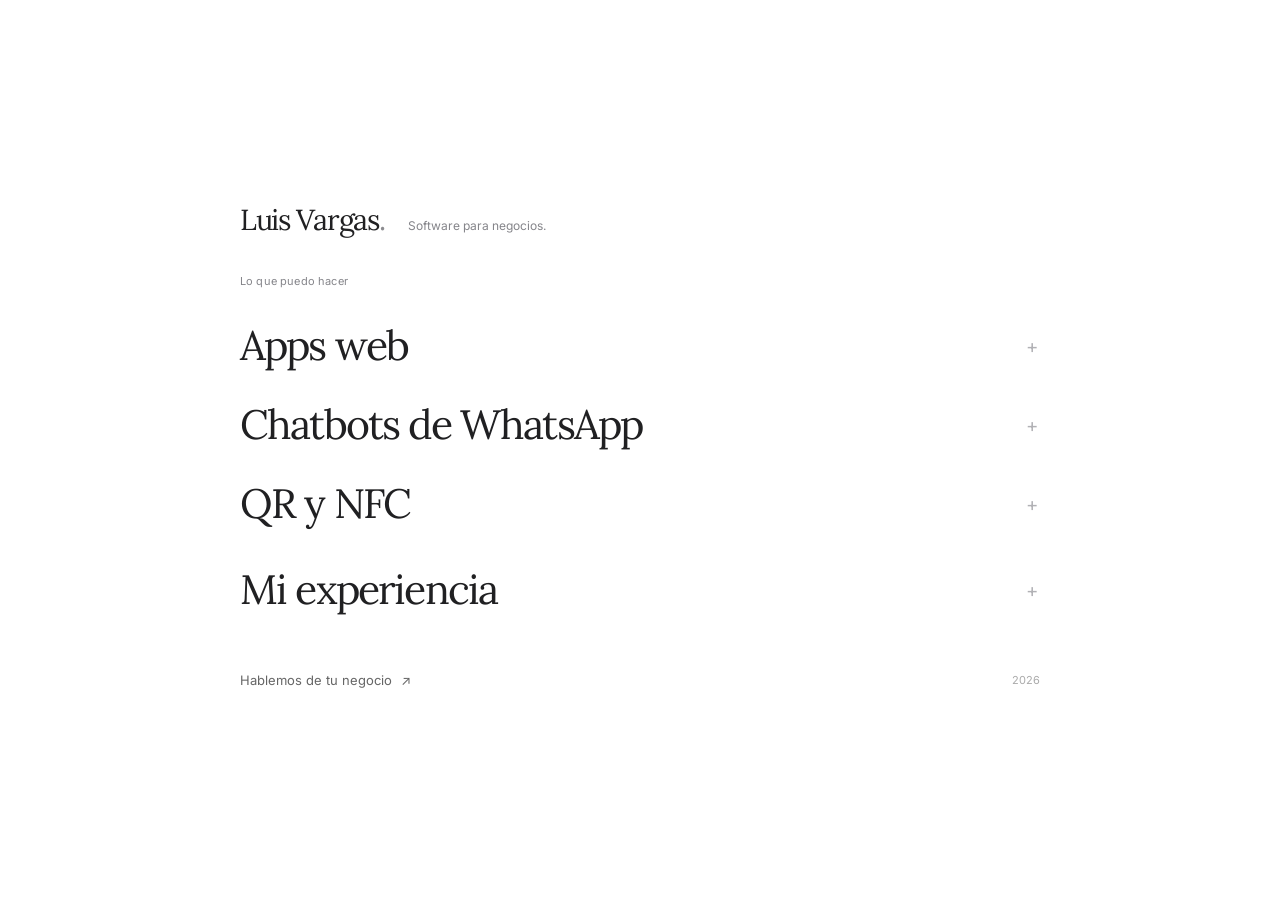
<file: index.html>
<!doctype html>
<html lang="es-MX">
<head>
<meta charset="utf-8"><meta name="viewport" content="width=device-width,initial-scale=1"><meta name="theme-color" content="#ffffff">
<title>Luis Vargas — Software para negocios</title>
<meta name="description" content="Apps web, chatbots de WhatsApp y soluciones QR/NFC para negocios. Proyectos pequeños con un alcance claro.">
<link rel="icon" href="assets/monogram.svg" type="image/svg+xml">
<link rel="preconnect" href="https://fonts.googleapis.com"><link rel="preconnect" href="https://fonts.gstatic.com" crossorigin>
<link href="https://fonts.googleapis.com/css2?family=Inter:wght@400;500&family=Lora:wght@400;500&display=swap" rel="stylesheet">
<link rel="stylesheet" href="assets/minimal.css"><script src="assets/minimal.js" defer></script>
</head>
<body>
<a class="skip" href="#inicio">Saltar al contenido</a>
<main class="scene" id="inicio" tabindex="-1">
 <div class="center-space">
  <div class="composition">
   <header class="identity"><h1>Luis Vargas<span>.</span></h1><p>Software para negocios.</p></header>
   <div class="deck">
   <section aria-labelledby="oferta-title" class="offerings">
    <h2 id="oferta-title">Lo que puedo hacer</h2>
    <details class="entry" id="apps-web">
     <summary><span class="label">Apps web</span><span class="indicator" aria-hidden="true">+</span></summary>
     <div class="detail-content"><p>Si hoy llevas tus reservas, solicitudes o cotizaciones a mano, puedo ayudarte a organizarlas con una app web sencilla.</p><p class="small-note">Empezamos por una necesidad concreta. Acordamos el alcance, el precio y la entrega antes de empezar.</p></div>
    </details>
    <details class="entry" id="whatsapp">
     <summary><span class="label">Chatbots de WhatsApp</span><span class="indicator" aria-hidden="true">+</span></summary>
     <div class="detail-content"><p>Resuelve preguntas repetidas. Un asistente para informar sobre tu negocio, recoger solicitudes y pasar la conversación a tu equipo.</p><p class="small-note">Empezamos con un flujo sencillo. El uso de WhatsApp y otros servicios se cotiza por separado.</p></div>
    </details>
    <details class="entry" id="qr-nfc">
     <summary><span class="label">QR y NFC</span><span class="indicator" aria-hidden="true">+</span></summary>
     <div class="detail-content"><p>Tu negocio, a un toque. Menús, catálogos y tarjetas digitales que se abren desde un QR o una etiqueta NFC.</p><p class="small-note">Podemos empezar solo con QR. Las etiquetas físicas son opcionales y se cotizan aparte.</p></div>
    </details>
   </section>
   <details class="experience-group" id="experiencia">
    <summary><span class="label">Mi experiencia</span><span class="indicator" aria-hidden="true">+</span></summary>
    <div class="detail-content">
     <p class="experience-intro">Soy ingeniero de software recién egresado. He trabajado en proyectos reales y en equipo. Me gusta entender cómo trabajas y desarrollar algo que te resulte útil.</p>
     <details class="entry" id="bliscan"><summary><span class="label">Bliscan</span><span class="indicator" aria-hidden="true">+</span></summary><div class="detail-content"><p>Proyecto en equipo de inspección visual de blísteres. Esta versión web permite probar el modelo con una imagen y ver las cavidades que identifica como llenas o vacías.</p><a class="text-link project-link" href="proyectos/bliscan/">Probar Bliscan <span aria-hidden="true">↗</span></a><p class="small-note">Puedes usar una imagen de ejemplo. El primer análisis descarga el modelo (52 MB); la inspección se ejecuta en tu navegador.</p></div></details>
     <details class="entry"><summary><span class="label">CETYS</span><span class="indicator" aria-hidden="true">+</span></summary><div class="detail-content"><p>Backend y apoyo en frontend. Colaboré en el sistema de reservas de cubículos de la biblioteca, de mayo de 2024 a noviembre de 2025.</p></div></details>
     <details class="entry"><summary><span class="label">Khaos Performance Gym</span><span class="indicator" aria-hidden="true">+</span></summary><div class="detail-content"><p>Desarrollo frontend en equipo para una aplicación de negocio. El proyecto es privado.</p></div></details>
     <details class="entry"><summary><span class="label">Machining Network</span><span class="indicator" aria-hidden="true">+</span></summary><div class="detail-content"><p>Prácticas en visión artificial. Trabajo relacionado con inspección visual.</p></div></details>
     <a class="text-link" href="https://www.linkedin.com/in/luisvvargas/" target="_blank" rel="noopener noreferrer">Más en LinkedIn <span aria-hidden="true">↗</span><span class="sr-only"> (abre otra pestaña)</span></a>
    </div>
   </details>
   </div>
   <footer><a href="mailto:luisvargas.swe@gmail.com?subject=Hablemos%20de%20mi%20proyecto" aria-label="Hablemos: enviar correo a luisvargas.swe@gmail.com">Hablemos de tu negocio <span aria-hidden="true">↗</span></a><span>2026</span></footer>
  </div>
 </div>
</main>
</body>
</html>
</file>
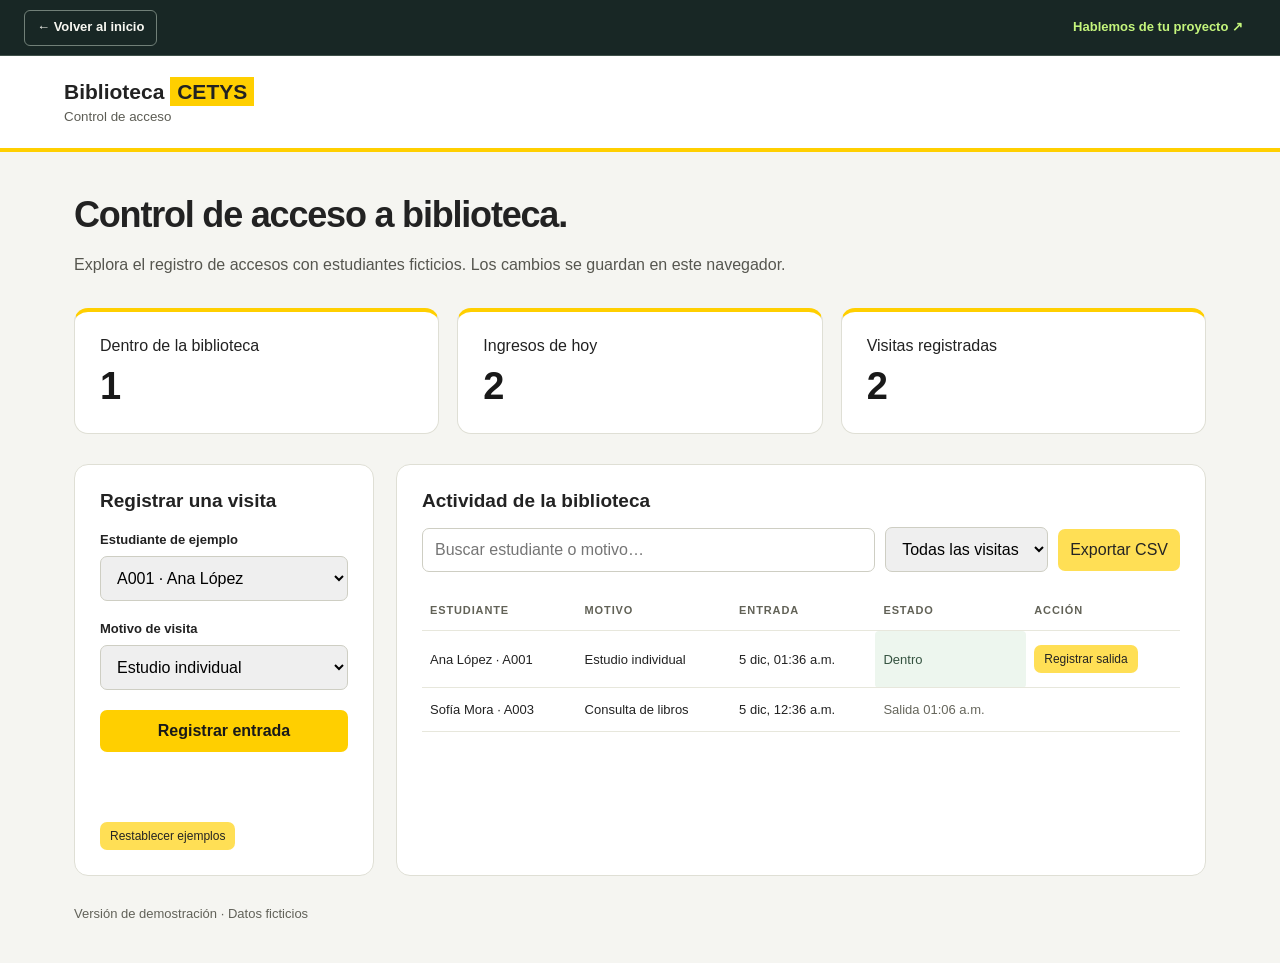
<file: proyectos/biblioteca/index.html>
<!doctype html><html lang="es"><meta charset="utf-8"><meta name="viewport" content="width=device-width,initial-scale=1"><title>Biblioteca CETYS · Control de acceso</title><style>
:root{font-family:Inter,Arial,sans-serif;color:#222222;background:#f5f5f1}*{box-sizing:border-box}body{margin:0}header{padding:24px 5%;background:#fff;border-bottom:1px solid #dfdfd5;display:flex;justify-content:space-between;gap:18px;align-items:center}a{color:#292929}header b{font-size:21px}header small{display:block;color:#5c5c54;margin-top:5px}main{max-width:1180px;margin:42px auto;padding:0 24px}h1{font-size:36px;letter-spacing:-1.2px;margin:0 0 10px}p{color:#56564f;line-height:1.6}.metrics{display:grid;grid-template-columns:repeat(3,1fr);gap:18px;margin:30px 0}.metric,section{background:#fff;border:1px solid #dfdfd5;border-radius:14px;padding:25px}.metric strong{display:block;font-size:38px;margin-top:10px;color:#191919}.workspace{display:grid;grid-template-columns:300px 1fr;gap:22px}section{min-width:0}h2{font-size:19px;margin-top:0}label{display:block;font-size:13px;font-weight:bold;margin:20px 0 9px}input,select,button{font:inherit;border:1px solid #cecec3;border-radius:7px;padding:12px;max-width:100%}input,select{width:100%}button{cursor:pointer;background:#202020;color:white;border:0}button:hover{background:#3d3d37}button:focus-visible,a:focus-visible,input:focus-visible,select:focus-visible{outline:3px solid #b88900;outline-offset:3px}.primary{width:100%;margin-top:20px}.toolbar{display:flex;gap:10px;align-items:center;flex-wrap:wrap;margin-bottom:18px}.toolbar input{flex:1;min-width:130px}.light{background:#ffdf55;color:#242424}.table-wrap{overflow:auto}table{width:100%;border-collapse:collapse;font-size:13px;white-space:nowrap}th,td{text-align:left;padding:14px 8px;border-bottom:1px solid #e7e7dc}th{font-size:11px;text-transform:uppercase;letter-spacing:.08em;color:#626257}.tag{color:#426b54;background:#edf6ee;padding:5px 8px;border-radius:4px}.muted{color:#66665c}.small{padding:7px 10px;font-size:12px}#feedback{min-height:42px;font-size:14px}footer{margin:30px 0;font-size:13px;color:#626259;display:flex;gap:20px;flex-wrap:wrap}@media(max-width:750px){.workspace{grid-template-columns:1fr}.metrics{gap:8px}.metric{padding:16px;font-size:12px}.metric strong{font-size:28px}header{align-items:start;font-size:12px}main{padding:0 16px;margin:26px auto}h1{font-size:28px}section{padding:18px}}
header{border-bottom:4px solid #ffcf00}.metric{border-top:4px solid #ffcf00}.primary{background:#ffcf00;color:#191919;font-weight:700}.primary:hover,.light:hover{background:#e9bc00;color:#191919}header b span{background:#ffcf00;padding:3px 7px} .tag{color:#355340;background:#edf6ee}</style><style data-lv-navigation> body{padding-top:56px!important}.lv-project-nav{position:fixed;left:0;top:0;z-index:10000;display:flex;align-items:center;justify-content:space-between;gap:12px;width:100%;min-height:56px;padding:8px 24px;box-sizing:border-box;background:#182725;color:#f7f7f1;border-bottom:1px solid #40514a;font:600 13px/1.4 Arial,sans-serif;letter-spacing:0;text-transform:none}.lv-project-nav a{position:relative;display:inline-flex;align-items:center;min-height:36px;padding:7px 12px;border:1px solid #718078;border-radius:6px;background:transparent;color:#f7f7f1;text-decoration:none;font:inherit;white-space:nowrap}.lv-project-nav a:hover{background:#344a3e}.lv-project-nav a:focus-visible{outline:3px solid #c4f57c;outline-offset:2px}.lv-project-nav .lv-contact{border-color:transparent;color:#c4f57c}@media(max-width:480px){.lv-project-nav{padding:8px 12px;gap:6px;font-size:12px}.lv-project-nav a{padding:7px 9px}} </style><body><div class="lv-project-nav" role="navigation" aria-label="Luis Vargas, servicios"><a href="https://luisvvargas-swe.github.io/" aria-label="Volver al inicio de Luis Vargas"><span aria-hidden="true">←&nbsp;</span> Volver al inicio</a><a class="lv-contact" href="https://luisvvargas-swe.github.io/#contacto">Hablemos de tu proyecto ↗</a></div><header><div><b>Biblioteca <span style="color:#222222">CETYS</span></b><small>Control de acceso</small></div></header><main><h1>Control de acceso a biblioteca.</h1><p>Explora el registro de accesos con estudiantes ficticios. Los cambios se guardan en este navegador.</p><div class="metrics"><div class="metric">Dentro de la biblioteca<strong id="inside">0</strong></div><div class="metric">Ingresos de hoy<strong id="today">0</strong></div><div class="metric">Visitas registradas<strong id="total">0</strong></div></div><div class="workspace"><section><h2>Registrar una visita</h2><form id="entry"><label for="student">Estudiante de ejemplo</label><select id="student"><option value="A001">A001 · Ana López</option><option value="A002">A002 · Diego Ruiz</option><option value="A003">A003 · Sofía Mora</option><option value="A004">A004 · Mateo Díaz</option></select><label for="purpose">Motivo de visita</label><select id="purpose"><option>Estudio individual</option><option>Trabajo en equipo</option><option>Consulta de libros</option></select><button class="primary">Registrar entrada</button></form><p id="feedback" role="status" aria-live="polite"></p><button id="reset" class="light small">Restablecer ejemplos</button></section><section><h2>Actividad de la biblioteca</h2><div class="toolbar"><input id="search" aria-label="Buscar estudiante o motivo" placeholder="Buscar estudiante o motivo…"><select id="filter" aria-label="Filtrar estado" style="width:auto"><option value="all">Todas las visitas</option><option value="active">Dentro</option><option value="closed">Finalizadas</option></select><button id="export" class="light">Exportar CSV</button></div><div class="table-wrap"><table><thead><tr><th>Estudiante</th><th>Motivo</th><th>Entrada</th><th>Estado</th><th>Acción</th></tr></thead><tbody id="rows"></tbody></table></div><p id="empty" hidden>Sin visitas que coincidan con la búsqueda.</p></section></div><footer><span>Versión de demostración · Datos ficticios</span></footer></main><script>
const students={A001:'Ana López',A002:'Diego Ruiz',A003:'Sofía Mora',A004:'Mateo Díaz'};
const key='cetys-library-demo-v1';
const $=id=>document.getElementById(id);
function initialVisits(){const now=Date.now();return[{id:crypto.randomUUID(),student:'A001',purpose:'Estudio individual',entry:now-3600000,exit:null},{id:crypto.randomUUID(),student:'A003',purpose:'Consulta de libros',entry:now-7200000,exit:now-5400000}]}
let visits;
try{const stored=JSON.parse(localStorage.getItem(key));visits=Array.isArray(stored)?stored.filter(v=>v&&students[v.student]&&typeof v.id==='string'&&typeof v.purpose==='string'&&Number.isFinite(v.entry)&&(v.exit===null||Number.isFinite(v.exit))):initialVisits()}catch{visits=initialVisits()}
function save(){try{localStorage.setItem(key,JSON.stringify(visits))}catch{$('feedback').textContent='El navegador no permite guardar. Los cambios durarán esta sesión.'}}
function cell(row,text){const td=document.createElement('td');td.textContent=text;row.append(td);return td}
function render(){const query=$('search').value.toLowerCase();const filter=$('filter').value;const visible=visits.filter(v=>(students[v.student]+' '+v.student+' '+v.purpose).toLowerCase().includes(query)&&(filter==='all'||(filter==='active'?v.exit===null:v.exit!==null)));$('rows').replaceChildren();for(const v of visible){const tr=document.createElement('tr');cell(tr,students[v.student]+' · '+v.student);cell(tr,v.purpose);cell(tr,new Date(v.entry).toLocaleString('es-MX',{month:'short',day:'numeric',hour:'2-digit',minute:'2-digit'}));const state=cell(tr,v.exit===null?'Dentro':'Salida '+new Date(v.exit).toLocaleTimeString('es-MX',{hour:'2-digit',minute:'2-digit'}));state.className=v.exit===null?'tag':'muted';const action=cell(tr,'');if(v.exit===null){const b=document.createElement('button');b.className='small light';b.textContent='Registrar salida';b.onclick=()=>{v.exit=Date.now();$('feedback').textContent='Salida registrada para '+students[v.student];save();render()};action.append(b)}$('rows').append(tr)}$('empty').hidden=visible.length>0;$('inside').textContent=visits.filter(v=>v.exit===null).length;$('today').textContent=visits.filter(v=>new Date(v.entry).toDateString()===new Date().toDateString()).length;$('total').textContent=visits.length}
$('entry').onsubmit=e=>{e.preventDefault();const student=$('student').value;if(visits.some(v=>v.student===student&&v.exit===null)){$('feedback').textContent='Este estudiante ya tiene una visita abierta.';return}visits.unshift({id:crypto.randomUUID(),student,purpose:$('purpose').value,entry:Date.now(),exit:null});$('feedback').textContent='Entrada registrada para '+students[student];save();render()};$('search').oninput=render;$('filter').onchange=render;
$('reset').onclick=()=>{if(confirm('¿Restablecer las visitas de ejemplo y borrar los cambios de esta demo?')){visits=initialVisits();save();render();$('feedback').textContent='Ejemplos restablecidos.'}};
$('export').onclick=()=>{const quote=x=>'"'+String(x).replaceAll('"','""')+'"';const rows=[['Matrícula','Estudiante','Motivo','Entrada','Salida'],...visits.map(v=>[v.student,students[v.student],v.purpose,new Date(v.entry).toISOString(),v.exit===null?'':new Date(v.exit).toISOString()])];const blob=new Blob(['\ufeff'+rows.map(r=>r.map(quote).join(',')).join('\r\n')],{type:'text/csv;charset=utf-8'});const url=URL.createObjectURL(blob);const a=document.createElement('a');a.href=url;a.download='visitas-demo.csv';a.click();setTimeout(()=>URL.revokeObjectURL(url),1000)};render();
</script></html>
</file>
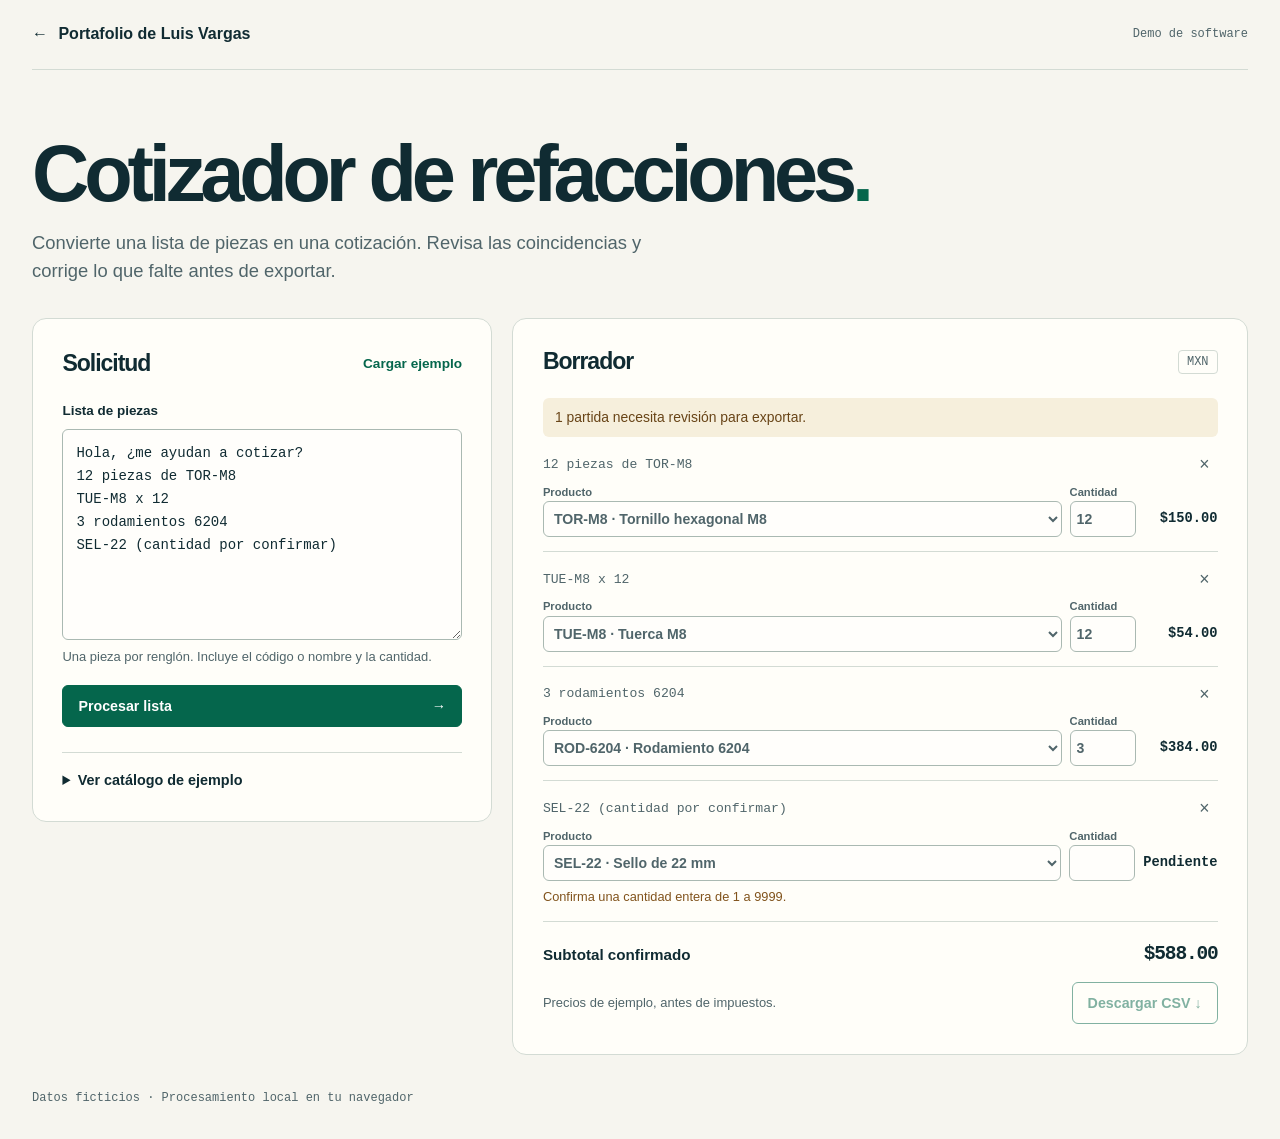
<file: proyectos/cotizador/index.html>
<!doctype html>
<html lang="es-MX">
<head>
  <meta charset="utf-8">
  <meta name="viewport" content="width=device-width, initial-scale=1">
  <meta name="description" content="Convierte una solicitud de refacciones en un borrador de cotización. Demo local con catálogo de ejemplo.">
  <meta name="theme-color" content="#f6f5ef">
  <title>Cotizador de refacciones · Luis Vargas</title>
  <link rel="stylesheet" href="estilos.css">
  <script defer src="cotizador.js"></script>
  <script defer src="interfaz.js"></script>
<link rel="canonical" href="https://luisvvargas-swe.github.io/cotizador-de-refacciones/">
</head>
<body>
<script>
  if (location.hostname === 'luisvvargas-swe.github.io') {
    location.replace('https://luisvvargas-swe.github.io/cotizador-de-refacciones/' + location.search + location.hash);
  }
</script>
<noscript><p><a href="https://luisvvargas-swe.github.io/cotizador-de-refacciones/">Abrir la aplicación actualizada</a></p></noscript>
  <div class="shell">
    <header class="top">
      <a class="back" href="../../index.html#proyectos"><span aria-hidden="true">←</span> Portafolio de Luis Vargas</a>
      <span class="byline">Demo de software</span>
    </header>
    <main>
      <div class="intro">
        <h1>Cotizador de refacciones<span>.</span></h1>
        <p>Convierte una lista de piezas en una cotización. Revisa las coincidencias y corrige lo que falte antes de exportar.</p>
      </div>
      <div class="layout">
        <section class="input-panel card" aria-labelledby="request-heading">
          <div class="panel-head"><h2 id="request-heading">Solicitud</h2><button id="ejemplo" type="button" class="text-button">Cargar ejemplo</button></div>
          <label for="solicitud">Lista de piezas</label>
          <textarea id="solicitud" rows="8" spellcheck="false" maxlength="16000" aria-describedby="input-help"></textarea>
          <p id="input-help" class="hint">Una pieza por renglón. Incluye el código o nombre y la cantidad.</p>
          <button id="procesar" type="button" class="primary">Procesar lista <span aria-hidden="true">→</span></button>
          <details>
            <summary>Ver catálogo de ejemplo</summary>
            <ul id="catalogo" class="catalog"></ul>
          </details>
        </section>
        <section class="output-panel card" aria-labelledby="draft-heading">
          <div class="panel-head"><h2 id="draft-heading">Borrador</h2><span class="currency">MXN</span></div>
          <p id="estado" class="status" role="status" aria-live="polite" aria-atomic="true"></p>
          <ul id="partidas" class="lines" aria-label="Partidas de la cotización"></ul>
          <div class="sum"><span>Subtotal confirmado</span><strong id="total">$0.00</strong></div>
          <div class="export-row"><p class="hint">Precios de ejemplo, antes de impuestos.</p><button id="descargar" type="button" class="secondary">Descargar CSV <span aria-hidden="true">↓</span></button></div>
        </section>
      </div>
      <noscript><p>Activa JavaScript en tu navegador para procesar la lista de piezas.</p></noscript>
    </main>
    <footer>Datos ficticios · Procesamiento local en tu navegador</footer>
  </div>
</body>
</html>
</file>
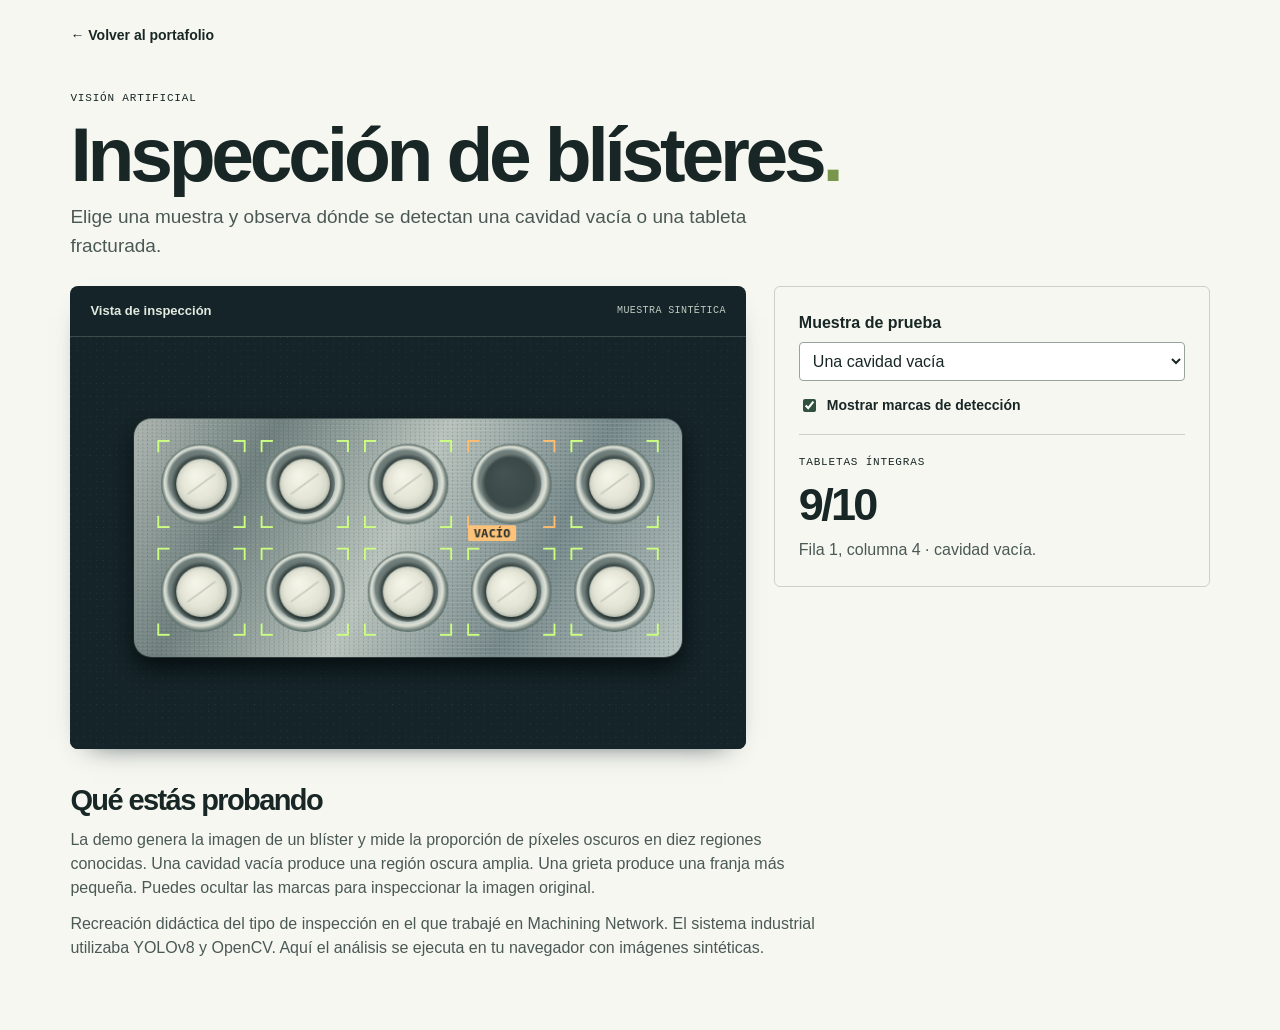
<file: proyectos/inspeccion/index.html>
<!doctype html>
<html lang="es"><head><meta charset="utf-8"><meta name="viewport" content="width=device-width, initial-scale=1"><meta name="theme-color" content="#f8f7f1"><title>Inspección de blísteres · Luis Vargas</title><link rel="stylesheet" href="../../assets/site.css"><script src="../../assets/inspeccion.js" defer></script><link rel="canonical" href="https://luisvvargas-swe.github.io/inspeccion-de-blisteres/">
</head>
<body class="labpage">
<script>
  if (location.hostname === 'luisvvargas-swe.github.io') {
    location.replace('https://luisvvargas-swe.github.io/inspeccion-de-blisteres/' + location.search + location.hash);
  }
</script>
<noscript><p><a href="https://luisvvargas-swe.github.io/inspeccion-de-blisteres/">Abrir la aplicación actualizada</a></p></noscript><main class="shell"><a class="back" href="../../index.html#proyectos">← Volver al portafolio</a><p class="section-label">Visión artificial</p><h1>Inspección de blísteres<span>.</span></h1><p class="intro">Elige una muestra y observa dónde se detectan una cavidad vacía o una tableta fracturada.</p>
<section data-lab class="labgrid" aria-label="Laboratorio de inspección"><div class="instrument"><div class="instrument-head"><span>Vista de inspección</span><span>MUESTRA SINTÉTICA</span></div><canvas data-blister role="img" width="720" height="440"></canvas></div>
<div class="labcontrol"><label for="scenario">Muestra de prueba</label><select id="scenario"><option value="faltante">Una cavidad vacía</option><option value="mixta">Cavidad vacía y fractura</option><option value="completa">Blíster completo</option></select><label class="check"><input type="checkbox" checked> Mostrar marcas de detección</label><div class="labresult" aria-live="polite"><span class="section-label">Tabletas íntegras</span><strong data-count></strong><p data-faults></p></div></div></section>
<section class="method"><h2>Qué estás probando</h2><p>La demo genera la imagen de un blíster y mide la proporción de píxeles oscuros en diez regiones conocidas. Una cavidad vacía produce una región oscura amplia. Una grieta produce una franja más pequeña. Puedes ocultar las marcas para inspeccionar la imagen original.</p><p>Recreación didáctica del tipo de inspección en el que trabajé en Machining Network. El sistema industrial utilizaba YOLOv8 y OpenCV. Aquí el análisis se ejecuta en tu navegador con imágenes sintéticas.</p></section></main></body></html>
</file>
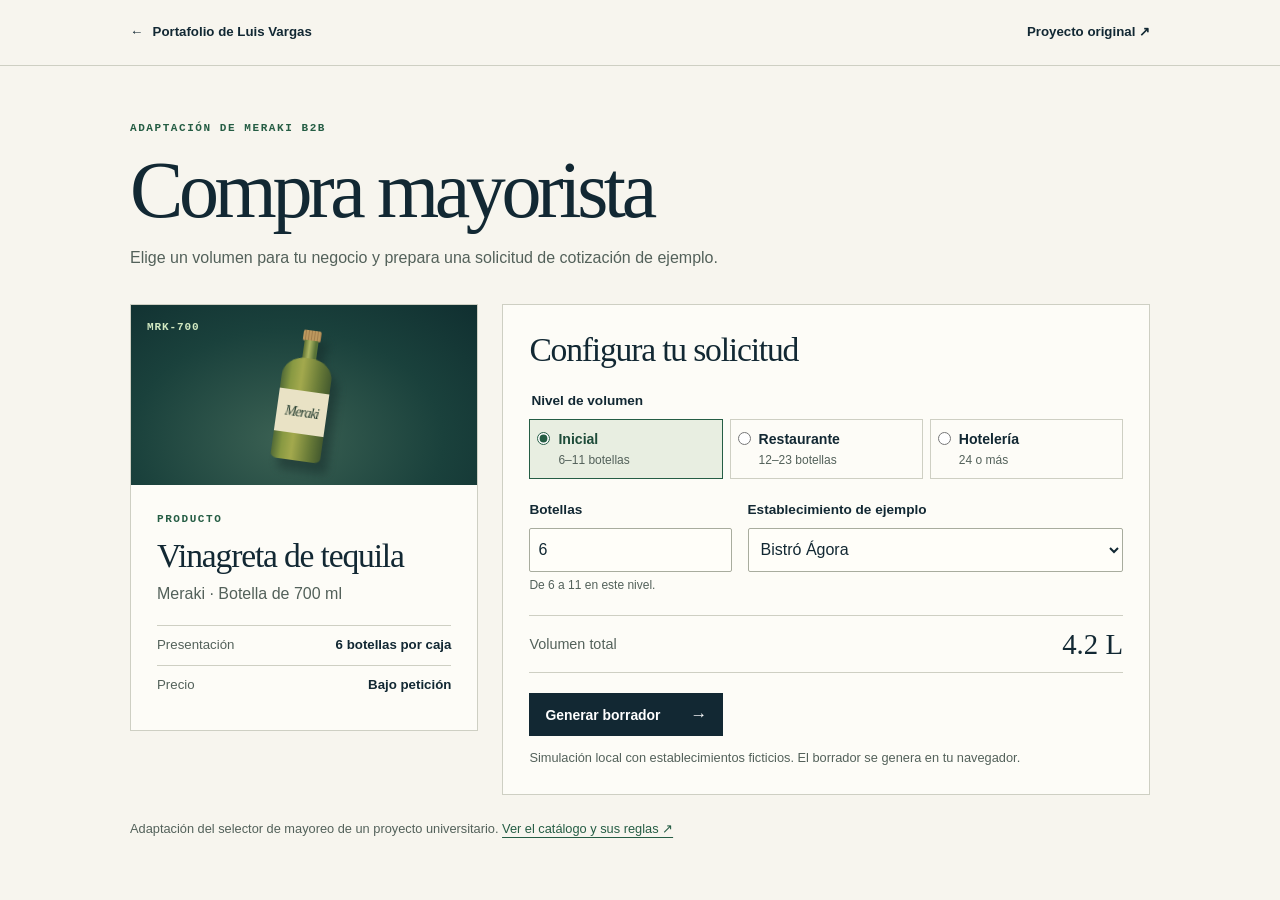
<file: proyectos/mayoreo/index.html>
<!doctype html>
<html lang="es">
<head>
  <meta charset="utf-8">
  <meta name="viewport" content="width=device-width, initial-scale=1">
  <meta name="theme-color" content="#102f30">
  <meta name="description" content="Prueba el flujo de mayoreo de Meraki B2B. Elige el volumen y prepara una solicitud de muestra desde tu navegador.">
  <title>Mayoreo Meraki · Luis Vargas</title>
  <link rel="stylesheet" href="styles.css">
  <script defer src="app.js"></script>
<link rel="canonical" href="https://luisvvargas-swe.github.io/meraki-mayoreo-demo/">
</head>
<body>
<script>
  if (location.hostname === 'luisvvargas-swe.github.io') {
    location.replace('https://luisvvargas-swe.github.io/meraki-mayoreo-demo/' + location.search + location.hash);
  }
</script>
<noscript><p><a href="https://luisvvargas-swe.github.io/meraki-mayoreo-demo/">Abrir la aplicación actualizada</a></p></noscript>
  <header class="bar">
    <div class="bar-inner">
      <a href="../../index.html#proyectos" class="back">← <span>Portafolio de Luis Vargas</span></a>
      <a href="https://github.com/luisvvargas-swe/meraki-b2b" rel="noreferrer">Proyecto original ↗</a>
    </div>
  </header>
  <main>
    <div class="intro">
      <p class="eyebrow">Adaptación de Meraki B2B</p>
      <h1>Compra mayorista</h1>
      <p>Elige un volumen para tu negocio y prepara una solicitud de cotización de ejemplo.</p>
    </div>
    <div class="layout">
      <aside class="product" aria-label="Producto">
        <div class="product-banner">
          <span class="sku">MRK-700</span>
          <div class="bottle" aria-hidden="true"><i class="cap"></i><i class="neck"></i><i class="body"></i><i class="label">Meraki</i></div>
        </div>
        <div class="product-text">
          <p class="eyebrow">Producto</p>
          <h2>Vinagreta de tequila</h2>
          <p>Meraki · Botella de 700 ml</p>
          <dl>
            <div><dt>Presentación</dt><dd>6 botellas por caja</dd></div>
            <div><dt>Precio</dt><dd>Bajo petición</dd></div>
          </dl>
        </div>
      </aside>
      <section class="config" aria-labelledby="config-title">
        <h2 id="config-title">Configura tu solicitud</h2>
        <form id="order-form">
          <fieldset>
            <legend>Nivel de volumen</legend>
            <div class="tiers">
              <label class="tier"><input type="radio" name="tier" value="starter" checked><span>Inicial<small>6–11 botellas</small></span></label>
              <label class="tier"><input type="radio" name="tier" value="restaurant"><span>Restaurante<small>12–23 botellas</small></span></label>
              <label class="tier"><input type="radio" name="tier" value="hospitality"><span>Hotelería<small>24 o más</small></span></label>
            </div>
          </fieldset>
          <div class="inputs">
            <div><label for="quantity">Botellas</label>
              <input id="quantity" type="number" min="6" max="11" step="1" value="6" inputmode="numeric" required aria-describedby="quantity-hint">
              <small id="quantity-hint">De 6 a 11 en este nivel.</small>
            </div>
            <div><label for="account">Establecimiento de ejemplo</label>
              <select id="account"><option>Bistró Ágora</option><option>Hotel Selene</option><option>Cocina Oliva</option></select>
            </div>
          </div>
          <div class="summary" aria-live="polite"><span>Volumen total</span><strong id="liters">4.2 L</strong></div>
          <button class="primary" type="submit">Generar borrador <span aria-hidden="true">→</span></button>
          <p class="note">Simulación local con establecimientos ficticios. El borrador se genera en tu navegador.</p>
        </form>
        <section hidden id="receipt" class="receipt" aria-labelledby="receipt-title">
          <h3 id="receipt-title" tabindex="-1">Borrador de cotización</h3>
          <p id="receipt-summary"></p>
          <p>Precio mayorista pendiente de confirmación.</p>
          <button id="download" type="button" class="secondary">Descargar borrador (.txt)</button>
        </section>
        <noscript><p>Activa JavaScript para probar la selección de volumen y generar un borrador.</p></noscript>
      </section>
    </div>
    <footer>Adaptación del selector de mayoreo de un proyecto universitario. <a href="https://github.com/luisvvargas-swe/meraki-b2b/blob/00dcabb24cb939c96b71b674067f6a15ab9f9c81/src/data/product.ts">Ver el catálogo y sus reglas ↗</a></footer>
  </main>
</body>
</html>
</file>
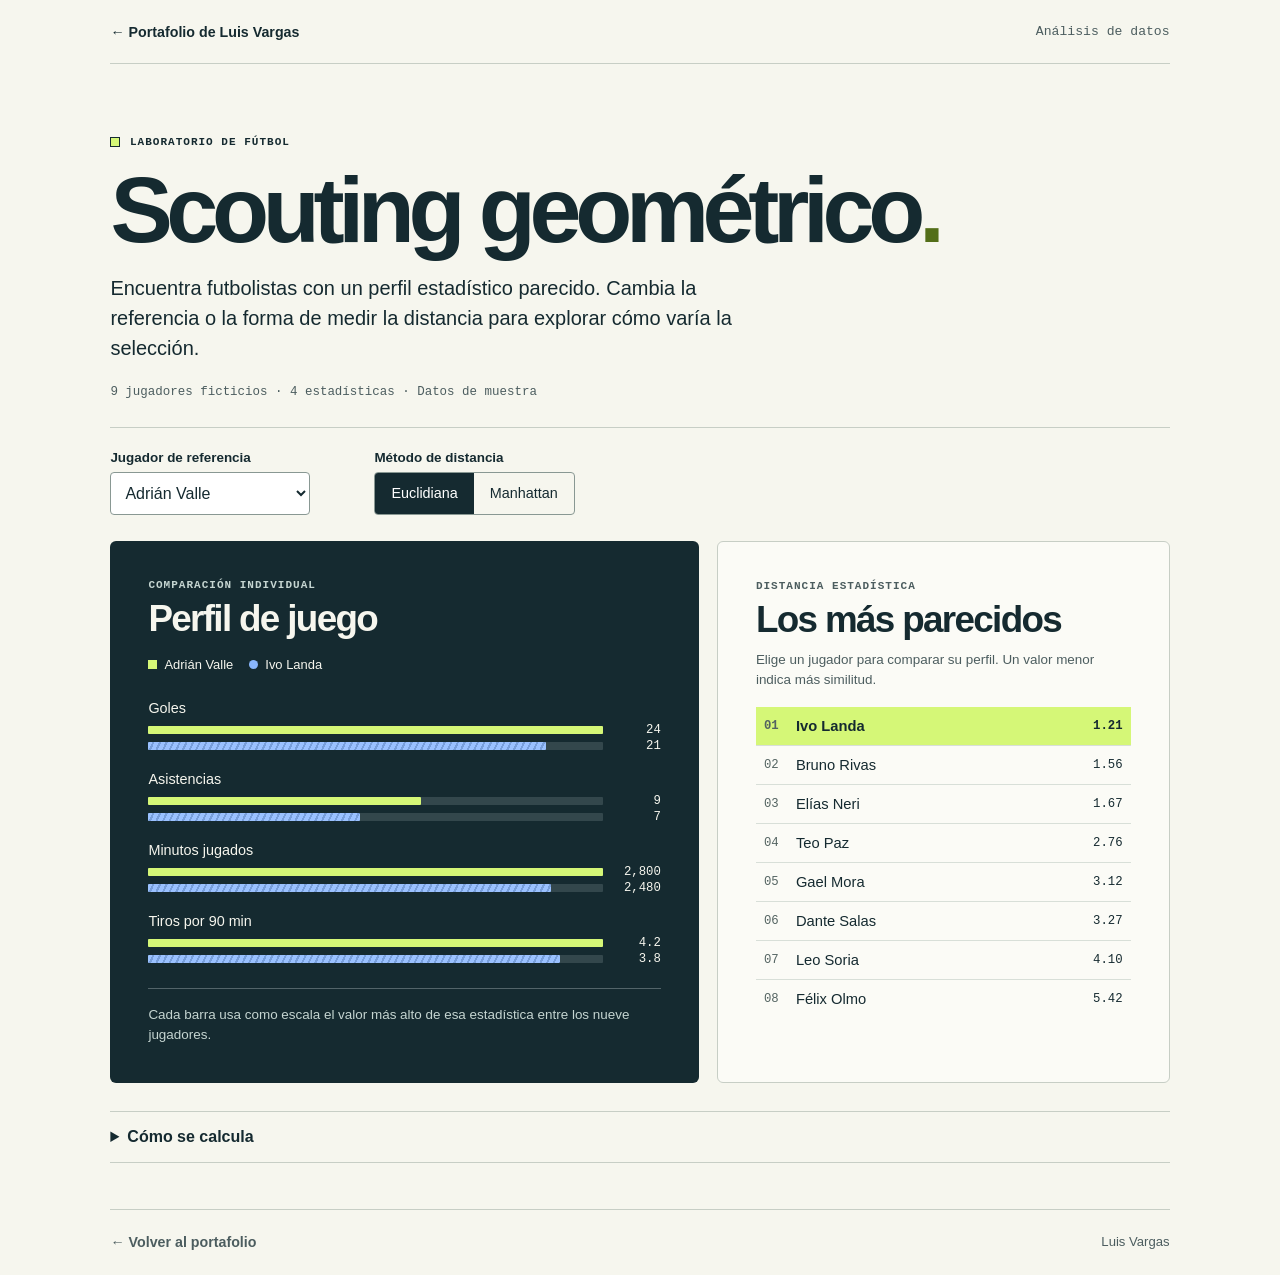
<file: proyectos/scouting/index.html>
<!doctype html>
<html lang="es">
<head>
  <meta charset="utf-8">
  <meta name="viewport" content="width=device-width, initial-scale=1">
  <meta name="theme-color" content="#f6f6ee">
  <meta name="description" content="Compara futbolistas de muestra por goles, asistencias, minutos y tiros, con distancias euclidiana y Manhattan. Una demo de Luis Vargas.">
  <title>Scouting geométrico · Luis Vargas</title>
  <link rel="stylesheet" href="styles.css">
  <script src="model.js" defer></script>
  <script src="app.js" defer></script>
<link rel="canonical" href="https://luisvvargas-swe.github.io/scouting-geometrico/">
</head>
<body>
<script>
  if (location.hostname === 'luisvvargas-swe.github.io') {
    location.replace('https://luisvvargas-swe.github.io/scouting-geometrico/' + location.search + location.hash);
  }
</script>
<noscript><p><a href="https://luisvvargas-swe.github.io/scouting-geometrico/">Abrir la aplicación actualizada</a></p></noscript>
  <header class="top"><a href="../../index.html#proyectos" class="return">← Portafolio de Luis Vargas</a><span class="top-detail">Análisis de datos</span></header>
  <main>
    <section class="intro" aria-labelledby="title">
      <div class="kicker"><span class="marker"></span> Laboratorio de fútbol</div>
      <h1 id="title">Scouting geométrico<span>.</span></h1>
      <p>Encuentra futbolistas con un perfil estadístico parecido. Cambia la referencia o la forma de medir la distancia para explorar cómo varía la selección.</p>
      <small>9 jugadores ficticios · 4 estadísticas · Datos de muestra</small>
    </section>
    <noscript>Activa JavaScript para cambiar los jugadores y calcular sus distancias.</noscript>
    <div class="toolbar">
      <div class="field"><label for="reference">Jugador de referencia</label><select id="reference"></select></div>
      <fieldset><legend>Método de distancia</legend>
        <div class="switch">
          <label><input type="radio" name="method" value="euclidean" checked><span>Euclidiana</span></label>
          <label><input type="radio" name="method" value="manhattan"><span>Manhattan</span></label>
        </div>
      </fieldset>
    </div>
    <p id="announcement" class="visually-hidden" aria-live="polite" aria-atomic="true"></p>
    <div class="results">
      <section class="plot" aria-labelledby="comparison">
        <div class="plot-title"><p class="eyebrow">Comparación individual</p><h2 id="comparison">Perfil de juego</h2></div>
        <div class="plot-key" id="key"></div>
        <div class="metrics" id="metrics"></div>
        <p class="plot-note">Cada barra usa como escala el valor más alto de esa estadística entre los nueve jugadores.</p>
      </section>
      <section class="rank" aria-labelledby="rank-title">
        <p class="eyebrow">Distancia estadística</p><h2 id="rank-title">Los más parecidos</h2>
        <p class="note">Elige un jugador para comparar su perfil. Un valor menor indica más similitud.</p>
        <ol id="ranking"></ol>
      </section>
    </div>
    <details><summary>Cómo se calcula</summary>
      <p>La demo transforma cada estadística a una puntuación Z usando la media y la desviación estándar poblacional de los nueve jugadores. Así los minutos y los goles tienen el mismo peso. Una estadística constante aporta cero a la distancia.</p>
      <p>La distancia euclidiana usa la raíz de la suma de las diferencias al cuadrado. La de Manhattan suma las diferencias absolutas. La gráfica muestra los valores originales para facilitar su lectura.</p>
      <p>Adaptación web del ejercicio académico de Luis Vargas con datos ficticios. <a href="https://github.com/Luisvvargas/data-mining/blob/main/Unit%20-%20III/scouting%20geometrico.ipynb">Consultar el cuaderno original en GitHub ↗</a></p>
    </details>
  </main>
  <footer><a href="../../index.html#proyectos">← Volver al portafolio</a><span>Luis Vargas</span></footer>
</body>
</html>
</file>
<file: assets/minimal.css>
:root{color-scheme:light;--ink:#202022;--muted:#747478;--font:Lora,Georgia,serif;--ui:Inter,"Helvetica Neue",Arial,sans-serif}
*{box-sizing:border-box}html,body{height:100%;margin:0}
body{background:#fff;color:var(--ink);font:400 16px/1.6 var(--font);-webkit-font-smoothing:antialiased}
a{color:inherit;text-decoration:none}::selection{background:#e7e7e7;color:#111}
button,a,summary{-webkit-tap-highlight-color:transparent}
a:focus-visible,summary:focus-visible{outline:1px solid #888;outline-offset:7px}
.scene{height:100vh;height:100svh;overflow-y:auto;overflow-x:hidden;overscroll-behavior:contain;outline:0;scrollbar-width:thin}
.center-space{min-height:100%;display:flex;align-items:center;justify-content:center;padding:50px 48px}
.composition{width:min(100%,800px);transform:translate3d(0,var(--spring-y,0px),0)}
.identity{display:flex;align-items:baseline;gap:12px 24px;flex-wrap:wrap;margin-bottom:35px}
h1{font-size:29px;font-weight:400;letter-spacing:-.045em;line-height:1.25;margin:0}h1 span{color:#8c8c90}
.identity p{font:400 12px/1.5 var(--ui);color:#85858a;margin:0}
h2{font:400 11px/1.5 var(--ui);color:#85858a;letter-spacing:.015em;margin:0 0 17px}
.deck{position:relative}.offerings{position:relative}
.entry,.experience-group{position:relative}
summary{list-style:none;position:relative;display:flex;align-items:center;min-height:79px;padding:16px 32px 16px 0;cursor:pointer;user-select:none;font-size:clamp(28px,3.2vw,42px);font-weight:400;letter-spacing:-.045em;line-height:1.12;perspective:1000px;perspective-origin:left center;outline-offset:2px}
summary::-webkit-details-marker{display:none}
.label{display:inline-block;white-space:nowrap;pointer-events:none;transform-origin:left center;transform:translate3d(0,0,0);transition:transform .52s cubic-bezier(.2,.8,.2,1),filter .4s,opacity .4s;color:var(--ink)}
.indicator{position:absolute;right:4px;top:50%;pointer-events:none;transform:translateY(-50%);font:400 19px/1 var(--ui);color:#b1b1b5;transition:transform .35s,color .3s,opacity .3s}
details[open]>summary .indicator{transform:translateY(-50%) rotate(45deg);color:#777}
.deck.has-focus>.offerings>.entry:not(.is-front)>summary>.label,.deck.has-focus>.experience-group:not(.is-front)>summary>.label{transform:translate3d(var(--retreat-x),var(--retreat-y),var(--retreat-z)) rotateX(var(--retreat-angle)) scale(.94);filter:blur(var(--retreat-blur));opacity:.53}
.deck.has-focus .is-front>summary{z-index:5}
.deck.has-focus .is-front>summary>.label{transform:translate3d(0,-3px,80px) scale(var(--front-scale,1.7));filter:none;opacity:1;color:#111}
.deck.has-focus>.offerings>.entry:not(.is-front)>summary>.indicator,.deck.has-focus>.experience-group:not(.is-front)>summary>.indicator{opacity:.35}
.is-front>summary>.indicator{color:#555}
.detail-content{padding:10px 0 25px;max-width:580px;font-size:16px;font-weight:400;letter-spacing:0;line-height:1.75;color:#67676d;position:relative}
.detail-content p{margin:0}
.detail-content .small-note{font:400 11px/1.7 var(--ui);color:#8b8b90;margin:12px 0 0;max-width:470px}
.experience-group{margin-top:7px}
.experience-group>.detail-content{padding-top:10px;padding-bottom:10px}
.experience-group .entry summary{font-size:23px;min-height:53px;letter-spacing:-.025em}
.experience-group .entry .label{white-space:normal}
.experience-group .entry .detail-content{font-size:14px;padding-top:5px;padding-bottom:20px}
.text-link{display:inline-flex;gap:7px;align-items:center;min-height:40px;font:400 12px/1.5 var(--ui);color:#555;margin-top:4px}
footer{display:flex;align-items:center;justify-content:space-between;margin-top:33px;font:400 11px/1.5 var(--ui);color:#aaa}
footer a{display:inline-flex;gap:9px;align-items:center;min-height:36px;font-size:13px;color:#666}
footer a span,.text-link span[aria-hidden]{transition:transform .25s}footer a:hover span,.text-link:hover span[aria-hidden]{transform:translate(2px,-2px)}
.skip{position:fixed;top:-100px;left:24px;z-index:10;background:#fff;padding:10px 16px}.skip:focus{top:10px}
.sr-only{position:absolute;width:1px;height:1px;margin:-1px;padding:0;overflow:hidden;clip:rect(0,0,0,0);white-space:nowrap;border:0}
@media(max-width:600px){.center-space{padding:32px 24px}.identity{gap:8px 14px;margin-bottom:28px}h1{font-size:25px}.identity p{font-size:10px}summary{font-size:clamp(23px,5.4vw,32px);min-height:65px;padding-right:25px}.indicator{font-size:15px}.detail-content{font-size:14px;max-width:100%;padding-bottom:20px}.experience-group .entry summary{font-size:20px}.detail-content .small-note{font-size:10px}footer{margin-top:26px}.deck.has-focus .is-front>summary>.label{transform:translate3d(0,-2px,30px) scale(var(--front-scale,1.1))}}
@media(hover:none),(pointer:coarse){.deck.has-focus .label{filter:none!important;opacity:1!important;transform:none!important}summary{min-height:60px}}
@media(prefers-reduced-motion:reduce){*,*::before,*::after{animation:none!important;transition:none!important}.composition,.label,footer a span,.text-link span{transform:none!important;filter:none!important;opacity:1!important}.is-front>summary>.label{color:#000}}
@media(prefers-contrast:more){.label{filter:none!important;opacity:1!important}.detail-content,.identity p,footer a{color:#333}}
@media print{html,body,.scene{height:auto;overflow:visible}.center-space{padding:0}.composition,.label{transform:none!important;filter:none!important;opacity:1!important}.skip,.indicator{display:none}details::details-content{content-visibility:visible}.detail-content{display:block!important}}

.experience-intro{font-size:15px;line-height:1.75;max-width:530px;margin:0 0 20px!important}.project-link{font-size:13px;gap:9px;color:#222;min-height:44px;margin-top:10px}.project-link:hover{color:#000}
</file>
<file: proyectos/cotizador/estilos.css>
:root{color-scheme:light;--paper:#f6f5ef;--ink:#102b32;--muted:#50656a;--line:#d3dbd4;--green:#05664c;--pale:#e3f1e6;--amber:#81531c;--cream:#f6efdc;--mono:ui-monospace,"SFMono-Regular",Consolas,monospace}
*{box-sizing:border-box}
body{margin:0;background:var(--paper);color:var(--ink);font:16px/1.55 "Inter","Helvetica Neue",Arial,sans-serif}
button,textarea,input,select{font:inherit;color:inherit}
button,summary{cursor:pointer}
a{color:inherit}
:focus-visible{outline:3px solid #148363;outline-offset:3px}
.shell{width:min(1220px,100% - 64px);margin:auto}
.top{padding:22px 0;display:flex;justify-content:space-between;align-items:center;border-bottom:1px solid var(--line)}
.back,.text-button{font-weight:600;text-decoration:none}
.back:hover,.text-button:hover{text-decoration:underline}
.back span{margin-right:6px}
.byline,.currency,footer{font:12px/1.5 var(--mono);color:var(--muted)}
.intro{margin:clamp(32px,5vw,66px) 0 32px}
h1,h2,p{margin:0}
h1{font-size:clamp(2.65rem,6.2vw,5.35rem);line-height:1.02;letter-spacing:-.065em;font-weight:610}
h1 span{color:var(--green)}
.intro p{color:var(--muted);font-size:clamp(1rem,1.5vw,1.15rem);max-width:62ch;margin-top:14px}
.layout{display:grid;grid-template-columns:minmax(275px,.77fr) minmax(390px,1.23fr);gap:20px;align-items:start}
.card{border:1px solid var(--line);border-radius:14px;padding:clamp(18px,2.3vw,30px);background:#fffef9}
.panel-head,.sum,.export-row{display:flex;justify-content:space-between;align-items:center;gap:14px}
.panel-head{margin-bottom:22px}
h2{font-size:1.44rem;letter-spacing:-.045em;line-height:1.2}
.text-button{border:0;padding:5px 0;background:transparent;color:var(--green);font-size:.85rem}
label,.field-label{display:block;font-size:.84rem;font-weight:600}
textarea,input,select{border-radius:6px;border:1px solid #aab9b2;background:#fffefb}
textarea{resize:vertical;display:block;width:100%;min-height:175px;margin:7px 0;padding:12px 13px;font:14px/1.65 var(--mono)}
.hint{color:var(--muted);font-size:.81rem}
.primary,.secondary{border-radius:6px;border:1px solid var(--green);padding:9px 15px;font-weight:650;font-size:.89rem}
.primary{display:flex;align-items:center;justify-content:space-between;width:100%;margin-top:18px;background:var(--green);color:white}
.primary:hover{background:#074f3d}
.secondary{background:transparent;color:var(--green);white-space:nowrap}
.secondary:hover:enabled{background:var(--pale)}
button:disabled{cursor:default;opacity:.5}
details{margin-top:25px;border-top:1px solid var(--line);padding-top:16px}
summary{font-weight:600;font-size:.9rem}
.catalog,.lines{list-style:none;padding:0;margin:0}
.catalog li{padding:7px 0;border-bottom:1px solid var(--line);font-size:.84rem;display:grid;grid-template-columns:auto 1fr;gap:1px 9px}
.catalog code{color:var(--green);font:12px/1.55 var(--mono)}
.catalog small{grid-column:2;color:var(--muted)}
.currency{border:1px solid var(--line);padding:2px 8px;border-radius:4px}
.status{background:var(--pale);color:#20543d;border-radius:6px;font-size:.87rem;padding:9px 12px;min-height:38px}
.status[data-type="warn"]{background:var(--cream);color:#684417}
.lines>li{padding:14px 0;border-bottom:1px solid var(--line)}
.line-head{display:flex;align-items:center;gap:8px;justify-content:space-between}
.source{margin:0;color:var(--muted);font-size:.82rem;font-family:var(--mono);overflow-wrap:anywhere}
.remove{border:0;background:transparent;color:var(--muted);font-size:1.1rem;padding:0 8px;border-radius:4px}
.remove:hover{background:var(--cream)}
.line-edit{margin-top:5px;display:grid;grid-template-columns:minmax(0,1fr) 66px minmax(74px,auto);align-items:end;gap:8px}
.field-label{color:var(--muted);font-size:.7rem}
.line-edit select,.line-edit input{width:100%;padding:6px;font-size:.88rem;height:36px}
.line-edit output{text-align:right;font:600 .86rem/36px var(--mono)}
.issue{margin-top:6px;color:var(--amber);font-size:.8rem}
.sum{margin-top:20px}
.sum span{font-size:.95rem;font-weight:600}
.sum strong{font:600 1.22rem/1.3 var(--mono);letter-spacing:-.06em}
.export-row{margin-top:15px;flex-wrap:wrap}
footer{padding:18px 0 32px;margin-top:16px}
@media(max-width:790px){.shell{width:min(640px,100% - 32px)}.layout{grid-template-columns:1fr}.intro{margin-top:35px}.input-panel textarea{min-height:145px}.top{padding:15px 0}}
@media(max-width:430px){.byline{display:none}.card{padding:16px}.line-edit{grid-template-columns:minmax(0,1fr) 57px}.line-edit output{grid-column:1/-1;line-height:1.3}.export-row .secondary{width:100%}.sum{flex-wrap:wrap;gap:6px}}
</file>
<file: assets/site.css>
:root{--paper:#f7f7f1;--ink:#182725;--muted:#4b5955;--line:#ccd0c6;--accent:#c4f57c;--green:#527333;--mono:'IBM Plex Mono',ui-monospace,'SFMono-Regular',Consolas,monospace;--sans:Inter,'Helvetica Neue',Arial,sans-serif;color-scheme:light}
*{box-sizing:border-box}html{scroll-behavior:smooth;scroll-padding-top:1.3rem}body{margin:0;color:var(--ink);background:var(--paper);font:16px/1.5 var(--sans);-webkit-font-smoothing:antialiased}a{color:inherit;text-decoration:none}button,input,select{font:inherit}a:focus-visible,button:focus-visible,select:focus-visible,input:focus-visible{outline:3px solid #4b741c;outline-offset:5px}.shell{max-width:1416px;margin:auto;padding:0 clamp(24px,5.5vw,90px)}.skip{position:absolute;top:-100px;left:18px;padding:12px;background:white;z-index:5}.skip:focus{top:4px}.mast,nav,.brand,.actions,.instrument-head,.instrument-base,.figure-caption,footer,.cv-links{display:flex;align-items:center}.mast{min-height:83px;justify-content:space-between;border-bottom:1px solid var(--line)}.brand{gap:12px;font-weight:650;letter-spacing:-.035em}.monogram{display:inline-block;height:34px;line-height:34px;width:34px;text-align:center;color:white;background:var(--ink);font-size:22px;font-weight:750;letter-spacing:-.10em;border-radius:6px}.monogram span{color:var(--accent)}nav{gap:clamp(16px,3vw,38px);font-size:14px;font-weight:550}nav a:hover,.plain:hover,.cv-links a:hover,footer a:hover{text-decoration:underline;text-underline-offset:4px}.nav-contact{border:1px solid #aeb6aa;padding:8px 16px;border-radius:24px}.nav-contact span{margin-left:6px}.hero{padding:clamp(54px,6.2vw,92px) 0 clamp(52px,6.2vw,90px);display:grid;grid-template-columns:.94fr 1.06fr;align-items:center;gap:clamp(24px,4vw,64px)}.section-label,.when{font:500 11px/1.4 var(--mono);letter-spacing:.075em;text-transform:uppercase}.section-label{margin:0;display:flex;gap:9px;align-items:center}.section-label i,.light{display:inline-block;width:8px;height:8px;background:#719645;border-radius:50%}h1,h2,h3,p{margin:0}h1,h2,h3{font-weight:620;letter-spacing:-.055em;text-wrap:balance}.hero h1{font-size:clamp(80px,8.9vw,141px);line-height:.85;letter-spacing:-.087em;margin:25px 0}.hero h1 span,h2 span,.labpage h1 span{color:#78974d}.lede{font-size:clamp(18px,1.55vw,24px);max-width:420px;line-height:1.4;color:#42504a;letter-spacing:-.025em}.actions{gap:24px;flex-wrap:wrap;margin-top:26px}.primary{color:#f5faee;background:var(--ink);padding:12px 17px;border-radius:4px;display:inline-flex;gap:16px;align-items:center;font-size:14px;font-weight:600}.primary:hover{background:#344a3e}.plain{font-size:14px;font-weight:600}.plain span{padding-left:5px}.hero-case{min-width:0;display:block}.instrument{background:#152428;color:#e2eadf;border-radius:8px;overflow:hidden;box-shadow:0 12px 28px -20px #172c2e}.instrument-head{display:flex;justify-content:space-between;gap:8px;padding:15px 20px;border-bottom:1px solid #3c4a49}.instrument-head>span:first-child{display:inline-flex;gap:8px;align-items:center;font-size:13px;font-weight:550}.instrument-head>span:last-child,.instrument-base{font:10px/1.4 var(--mono);letter-spacing:.04em}.instrument-head>span:last-child{color:#becbc1}.light{background:var(--accent);width:7px;height:7px}.instrument canvas{width:100%;height:auto;display:block}.instrument-base{padding:12px 18px;background:#1d2d2e;color:#d4e0d7;gap:18px}.instrument-base span{display:flex;align-items:center;gap:6px}.swatch{height:7px;width:7px;display:inline-block;border:1px solid}.good{border-color:#c4f57c}.issue{border-color:#ffc27b}.figure-caption{justify-content:space-between;font-size:13px;font-weight:600;padding:10px 2px}.figure-caption small{font-size:12px;font-weight:400;color:var(--muted)}
.projects,.career{border-top:1px solid var(--line);padding:48px 0 68px}.section-heading{display:flex;justify-content:space-between;align-items:baseline;gap:18px;margin-bottom:24px}.section-heading p,.career-heading>p:not(.section-label),.method p{color:var(--muted)}h2{font-size:clamp(34px,3.5vw,57px);line-height:1.07}.section-heading p{font-size:14px}.cards{display:grid;grid-template-columns:repeat(3,minmax(0,1fr));gap:20px}.project{display:flex;flex-direction:column;min-width:0;border:1px solid var(--line);border-radius:6px;overflow:hidden;background:#fbfbf6}.project:hover{border-color:#788c73}.project-art{height:clamp(138px,14.5vw,198px);position:relative;display:grid;place-items:center;overflow:hidden}
.hero-preview { display: block; width: 100%; height: auto; border: 1px solid #b5ccd0; border-radius: 8px; }
.quote-art {
  background-color: #143d62;
  background-image: linear-gradient(#71a8cf20 1px, transparent 1px), linear-gradient(90deg,#71a8cf20 1px, transparent 1px);
  background-size: 16px 16px;
  border-bottom: 3px solid #ffcb38;
}
.quote-art img { width: 87%; height: 90%; object-fit: contain; }
.stat-art { background: #14121f; }
.stat-art img { width: 100%; height: 100%; object-fit: contain; }
.trade-art { display: flex; justify-content: space-between; gap: 0; background: #f8e6dc; color: #592a35; }
.trade-art img { height: 100%; width: 48%; object-fit: cover; object-position: 50% 54%; }
.meraki-mark { flex: 1; text-align: center; font-family: Baskerville, Georgia, serif; font-style: italic; font-size: clamp(25px,3.2vw,46px); letter-spacing: -.07em; line-height: .95; }
.meraki-mark em { display: block; font-size: 12px; margin-top: 9px; font-style: normal; letter-spacing: 0; }
.project-content{display:flex;flex:1;flex-direction:column;padding:21px 21px 17px}.project-content .section-label{font-size:10px;color:#52614c}.project h3,.timeline h3{font-size:24px;line-height:1.2;margin:9px 0}.project-content>p:not(.section-label){font-size:15px;color:var(--muted);line-height:1.45;margin-bottom:24px}
.project, .hero-case { position: relative; }
.project-links {
  display: flex;
  align-items: center;
  justify-content: space-between;
  flex-wrap: wrap;
  gap: 4px 16px;
  font-size: 13px;
}
.project-content .project-links {
  margin-top: auto;
  border-top: 1px solid var(--line);
  padding-top: 8px;
}
.figure-caption { flex-wrap: wrap; gap: 2px 18px; }
.project-links a { display: inline-block; padding: 4px 0; }
.app-link { font-weight: 650; }
.app-link::after { content: ""; position: absolute; inset: 0; }
.code-link { color: var(--muted); position: relative; z-index: 1; font-weight: 550; }
.project-links a:hover, .project-links a:focus-visible { text-decoration: underline; text-underline-offset: 3px; }

.career{display:grid;grid-template-columns:.8fr 1.2fr;gap:40px}.career-heading h2{margin:17px 0 8px}.cv-links{margin-top:18px;gap:16px;font-size:13px}.cv-links button{font-size:13px;background:none;border:0;padding:0;cursor:pointer;color:var(--ink)}.timeline article{display:grid;grid-template-columns:.55fr 1.45fr;border-top:1px solid var(--line);gap:15px;padding:18px 0}.timeline article:first-child{border-top:0;padding-top:0}.when{color:var(--muted);font-size:10px;padding-top:5px}.timeline h3{margin:0 0 4px;font-size:21px}.timeline strong{font-size:13px;font-weight:600}.timeline article div p{color:var(--muted);font-size:14px;margin-top:5px}.contact{display:flex;align-items:center;justify-content:space-between;gap:30px;padding:clamp(24px,3.8vw,58px);background:#23362f;color:#f0f6e9;border-radius:7px}.contact h2{font-size:clamp(30px,3.25vw,50px);margin:10px 0}.contact h2 span{color:var(--accent)}.contact p:not(.section-label){color:#d1dccf;font-size:15px}.contact .section-label{color:var(--accent)}.contact>a{color:var(--accent);font-weight:550;white-space:nowrap;text-decoration:underline;text-underline-offset:5px}.contact>a b{display:inline-block;margin-left:5px}footer{justify-content:space-between;padding:25px 0 35px;color:var(--muted);font-size:12px}
.back{display:inline-block;padding:25px 0;font-weight:600;font-size:14px}.labpage .section-label{margin-top:20px}.labpage h1{font-size:clamp(40px,6vw,82px);margin:10px 0;line-height:1}.intro{font-size:19px;color:var(--muted);max-width:730px;margin-bottom:26px}.labgrid{display:grid;grid-template-columns:1.55fr 1fr;gap:28px;align-items:start}.labcontrol{border:1px solid var(--line);border-radius:6px;padding:24px}.labcontrol label{display:block;font-weight:600;margin-bottom:7px}.labcontrol select{width:100%;color:var(--ink);background:#fff;border:1px solid #99a39d;border-radius:4px;padding:9px}.labcontrol .check{display:flex;align-items:center;gap:8px;font-size:14px;margin:14px 0}.check input{accent-color:#31503d}.labresult{border-top:1px solid var(--line);margin-top:18px}.labresult strong{font-size:45px;letter-spacing:-.06em}.labresult p{color:var(--muted)}.method{max-width:770px;margin:36px 0 70px}.method h2{font-size:29px}.method p{margin-top:12px}
@media(max-width:900px){.hero{gap:25px}.section-heading{display:block}.section-heading p{margin-top:8px}.cards{gap:12px}.project-content{padding:15px}.project h3{font-size:21px}.career{grid-template-columns:.66fr 1.34fr;gap:20px}.contact{display:block}.contact>a{display:inline-block;margin-top:16px}.figure-caption small{display:block}.actions{gap:14px}.instrument-head{padding:10px 13px}}
@media(max-width:680px){.shell{padding:0 19px}.mast{min-height:64px;gap:10px}.brand{font-size:14px;gap:7px}nav{gap:13px;font-size:12px}.nav-contact{padding:6px 9px}.hero{display:flex;flex-direction:column;align-items:stretch;padding:34px 0;gap:25px}.hero h1{font-size:clamp(74px,15vw,102px);line-height:.93;margin:18px 0}.hero h1 br{display:none}.lede{font-size:18px}.actions{margin-top:18px;gap:21px}.instrument{max-width:580px}.figure-caption small{display:inline}.cards,.career,.labgrid{grid-template-columns:1fr}.project-content{padding:18px}.project-art{height:153px}.projects,.career{padding:34px 0 40px}.cards{gap:18px}.career{gap:25px}.timeline article{grid-template-columns:95px 1fr}.contact p{overflow-wrap:anywhere}.contact>a{font-size:15px}.labcontrol{padding:18px}}
@media(max-width:390px){.mast .brand>span:last-child{display:none}.figure-caption small{display:block}.cv-links{flex-wrap:wrap}}
@media(prefers-reduced-motion:reduce){html{scroll-behavior:auto}*,*::before,*::after{transition:none!important}}
@media print{@page{margin:15mm}body,.shell{padding:0;background:white;color:#172119}.mast,nav,.hero-case,.actions,.cv-links,.contact,footer,.project-art,.project-links,.hero .section-label i,.skip{display:none!important}.hero{padding:0 0 12px;display:block}.hero h1{font-size:44px;line-height:1;margin:5px 0}.hero h1 br{display:none}.hero h1 br:after{content:' '}.lede{font-size:15px;max-width:100%}.hero-copy:after{content:'luisvargas.swe@gmail.com · linkedin.com/in/luisvvargas';font-size:11px}.projects,.career{padding:15px 0}.projects h2,.career h2{font-size:23px}.section-heading p{display:none}.section-heading{margin:0 0 10px}.cards{display:block}.project{border:0;background:none;display:block;break-inside:avoid}.project-content{padding:0 0 7px}.project-content .section-label{display:none}.project h3{font-size:15px;margin:0}.project-content>p:not(.section-label){font-size:11px;margin:0}.career{display:block}.career-heading .section-label,.career-heading>p{display:none}.career-heading h2{margin:0 0 12px}.timeline article{padding:8px 0;grid-template-columns:120px 1fr;break-inside:avoid}.timeline h3{font-size:16px}.timeline strong,.timeline article div p{font-size:11px}.hero h1 span,h2 span{color:inherit}}

/* Página comercial: servicios, casos y contacto. */
.hero{grid-template-columns:1.1fr .9fr}.hero h1{font-size:clamp(44px,4.5vw,68px);line-height:1.04;letter-spacing:-.055em}.hero .lede{max-width:550px;font-size:19px}.hero-case>.section-label{margin-bottom:18px;font-size:10px}.hero-case .hero-preview{background:#102c4a;padding:24px 12px;border-color:#d0d5cd;aspect-ratio:1.65;object-fit:contain}.services,.process,.about{padding:48px 0 64px;border-top:1px solid var(--line)}.service-grid{display:grid;grid-template-columns:repeat(3,1fr);gap:32px}.service-number{font:11px var(--mono);color:var(--muted);letter-spacing:.06em}.service-grid h3{font-size:27px;line-height:1.15;margin:18px 0 12px}.service-grid p{color:var(--muted);font-size:15px}.service-grid a,.about a{display:inline-block;font-size:14px;font-weight:600;margin-top:18px;text-decoration:underline;text-underline-offset:4px}.process ol{display:grid;grid-template-columns:repeat(3,1fr);gap:36px;padding-left:22px;margin:30px 0 0}.process li{padding-left:7px}.process li::marker{font-family:var(--mono);color:var(--green)}.process b{font-size:17px}.process p{font-size:15px;color:var(--muted);margin-top:10px}.about{display:grid;grid-template-columns:.8fr 1.2fr;gap:40px}.about h2{font-size:40px;margin-bottom:20px}.about p:not(.section-label){margin-top:12px;max-width:660px;color:var(--muted)}.contact{align-items:flex-start;flex-direction:column;gap:22px}.contact h2{max-width:750px}.contact p:not(.section-label){max-width:670px}.contact-action{display:flex;gap:18px;flex-wrap:wrap;align-items:center}.contact-action .primary{background:var(--accent);color:var(--ink);text-decoration:none}.contact-action .primary:hover{background:#d6ffa0}.contact-action span{font-size:14px;overflow-wrap:anywhere}.source-projects .project-links a{font-weight:650;color:var(--ink)}@media(max-width:680px){.hero h1{font-size:44px;line-height:1.06}.hero h1 br{display:initial}.hero .lede{font-size:18px}.service-grid,.process ol,.about{grid-template-columns:1fr;gap:28px}.services,.process,.about{padding:34px 0 40px}.service-grid article{padding-bottom:22px;border-bottom:1px solid var(--line)}.service-grid article:last-child{border:0;padding-bottom:0}.contact-action{gap:12px}.contact-action .primary{font-size:13px}.about{gap:18px}}
</file>
<file: proyectos/mayoreo/styles.css>
:root{color-scheme:light;--ink:#122833;--cream:#f7f5ee;--edge:#cecfc3;--green:#255d44;--faint:#53615a;--display:Georgia,'Times New Roman',serif}
*{box-sizing:border-box}
body{margin:0;background:var(--cream);color:var(--ink);font:16px/1.55 'Helvetica Neue',Arial,sans-serif}
a{color:inherit;text-underline-offset:4px}
a:hover{color:var(--green)}
a:focus-visible,input:focus-visible,select:focus-visible,button:focus-visible{outline:3px solid #26733c;outline-offset:4px}
.bar{border-bottom:1px solid var(--edge)}
.bar-inner,main{width:min(100% - 48px,1020px);margin:auto}
.bar-inner{min-height:65px;display:flex;align-items:center;justify-content:space-between;gap:12px;font-size:.83rem;font-weight:650}
.bar-inner a{text-decoration:none}.back span{margin-left:.35rem}
.intro{margin:54px 0 34px}
.eyebrow,.sku{font:600 .69rem/1.5 ui-monospace,'Courier New',monospace;text-transform:uppercase;letter-spacing:.14em}
.eyebrow{color:var(--green);margin:0 0 9px}
h1,h2,h3,p{margin:0}h1,h2,h3{line-height:1.14}
h1{font:normal clamp(2.7rem,7vw,5rem)/1.1 var(--display);letter-spacing:-.055em}
.intro>p:last-child{color:var(--faint);margin-top:12px}
.layout{display:grid;grid-template-columns:minmax(240px,.78fr) minmax(0,1.45fr);gap:24px;align-items:start}
.product,.config{border:1px solid var(--edge);background:#fdfcf7}
.product-banner{position:relative;display:grid;place-items:center;isolation:isolate;min-height:180px;background:radial-gradient(ellipse at 45% 75%,#3b6153 0%,#1a413c 58%,#102f30 100%);overflow:hidden}
.sku{position:absolute;left:16px;top:14px;color:#d1e8c1;letter-spacing:.08em}
.bottle{width:50px;height:131px;position:relative;transform:rotate(8deg);filter:drop-shadow(8px 10px 5px #12262475)}
.bottle i{display:block;position:absolute}.cap{background:repeating-linear-gradient(90deg,#bd985e 0 2px,#a27e4c 2px 3px);width:18px;height:11px;left:16px;top:0;border-radius:2px}
.neck{background:linear-gradient(90deg,#5e7132,#abb561 40%,#577237 85%);width:14px;height:32px;top:10px;left:18px}
.body{background:linear-gradient(90deg,#526b37,#889942 19%,#a3a94d 40%,#6a7c38 74%,#445a2e);width:50px;height:103px;bottom:0;border-radius:45% 45% 6px 6px / 19% 19% 5px 5px}
.label{background:#e9e2c5;color:#253d2f;left:0;right:0;top:61px;height:43px;font:italic 14px/43px var(--display);text-align:center;letter-spacing:-.08em}
.product-text,.config{padding:26px}
.product h2,.config h2,.receipt h3{font-family:var(--display);font-weight:normal;letter-spacing:-.035em}
.product h2,.config h2{font-size:clamp(1.65rem,3vw,2.1rem)}
.product h2+p{color:var(--faint);margin:7px 0 18px}
dl{margin:0}dl>div{border-top:1px solid var(--edge);display:flex;justify-content:space-between;gap:10px;padding:9px 0;font-size:.83rem}
dt{color:var(--faint)}dd{margin:0;text-align:right;font-weight:600}
fieldset{border:0;padding:0;margin:20px 0}
legend,.inputs label{display:block;font-weight:650;font-size:.85rem;margin:0 0 .5rem}
.tiers{display:grid;grid-template-columns:repeat(3,minmax(0,1fr));gap:7px}
.tier{position:relative;cursor:pointer;display:flex;align-items:flex-start;gap:5px;border:1px solid var(--edge);padding:10px 7px;font-weight:600;font-size:.88rem;line-height:1.35}
.tier:has(input:checked){background:#e8eee1;border:1px solid var(--green);color:#1d4b39}
.tier:focus-within{outline:2px solid var(--green);outline-offset:2px}
.tier input{accent-color:var(--green);margin:2px 3px 0 0}
.tier small{display:block;font-weight:400;color:var(--faint);font-size:.75rem;padding-top:3px}
.inputs{display:grid;grid-template-columns:minmax(0,.7fr) minmax(0,1.3fr);gap:16px;align-items:start}
.inputs input,.inputs select{width:100%;min-width:0;background:#fffef9;color:var(--ink);border:1px solid #a8ac9e;border-radius:2px;font:inherit;padding:8px;height:44px}
.inputs small{font-size:.75rem;color:var(--faint);display:block;margin-top:4px}
.summary{display:flex;justify-content:space-between;align-items:center;border-block:1px solid var(--edge);margin:20px 0;padding:11px 0;color:var(--faint);font-size:.9rem}
.summary strong{color:var(--ink);font:normal 1.8rem/1.2 var(--display)}
button{font:600 .86rem/1.3 inherit;font-family:inherit;font-size:.87rem;font-weight:600;cursor:pointer;min-height:43px;padding:10px 15px}
.primary{display:flex;align-items:center;justify-content:space-between;gap:30px;border:1px solid var(--ink);color:white;background:var(--ink)}
.primary:hover{background:var(--green)}.primary span{font-size:1.05rem}
.note,footer{color:var(--faint);font-size:.8rem}
.note{margin-top:12px}.receipt{border-left:3px solid var(--green);padding:5px 0 4px 14px;margin-top:20px}
.receipt h3{font-size:1.45rem}.receipt p{font-size:.87rem;margin:.45rem 0}
.secondary{color:var(--green);border:1px solid var(--green);background:transparent;margin-top:5px}
footer{padding:24px 0 32px}footer a{color:var(--green)}
@media(max-width:760px){.layout{grid-template-columns:1fr}.product{display:grid;grid-template-columns:minmax(102px,.7fr) minmax(0,1.6fr)}.product-banner{min-height:165px}.product-text{padding:16px}.product h2{font-size:1.45rem}.intro{margin:36px 0 22px}}
@media(max-width:450px){.bar-inner,main{width:calc(100% - 30px)}.bar-inner{font-size:.76rem;min-height:53px}.config{padding:17px}.tiers{gap:5px}.tier{flex-direction:column;font-size:.79rem}.inputs{gap:10px;grid-template-columns:minmax(0,.73fr) minmax(0,1.27fr)}.inputs label{font-size:.77rem}.intro>p:last-child{font-size:.94rem}dl>div{font-size:.73rem}.sku{font-size:.57rem;left:8px;top:8px}}
</file>
<file: proyectos/scouting/styles.css>
:root {
  color-scheme: light;
  --paper: #f6f6ee;
  --ink: #152a30;
  --muted: #4c5d5f;
  --line: #c7cec5;
  --lime: #d5f777;
  --mono: "IBM Plex Mono", ui-monospace, "SFMono-Regular", Consolas, monospace;
  font-family: "Inter", -apple-system, BlinkMacSystemFont, "Segoe UI", sans-serif;
  color: var(--ink);
  background: var(--paper);
}
* { box-sizing: border-box; }
body { margin: 0 auto; max-width: 1200px; padding: 0 clamp(18px, 5.5vw, 82px); }
a { color: inherit; text-underline-offset: 4px; }
a:hover { text-decoration-thickness: 2px; }
button, select { font: inherit; color: inherit; }
button, select, summary { cursor: pointer; }
:focus-visible { outline: 3px solid #297166; outline-offset: 4px; }
.top, footer { min-height: 64px; display: flex; align-items: center; justify-content: space-between; gap: 12px; border-bottom: 1px solid var(--line); }
.return, footer a { text-decoration: none; font-size: .89rem; font-weight: 650; }
.top-detail, .intro small, .kicker, .eyebrow { font-family: var(--mono); }
.top-detail, footer { color: var(--muted); font-size: .82rem; }
.intro { padding: clamp(32px, 6vw, 72px) 0 28px; }
.kicker, .eyebrow { font-size: .69rem; letter-spacing: .09em; text-transform: uppercase; font-weight: 700; }
.kicker { display: flex; align-items: center; gap: .6rem; }
.marker { width: 10px; height: 10px; background: var(--lime); border: 1px solid var(--ink); }
h1 { font-size: clamp(2.8rem, 7.3vw, 6.2rem); letter-spacing: -.068em; line-height: .99; margin: 16px 0; }
h1 span { color: #536e18; }
.intro p { max-width: 670px; margin: 0 0 18px; font-size: clamp(1.03rem, 1.7vw, 1.25rem); line-height: 1.5; }
.intro small { color: var(--muted); font-size: .78rem; }
.toolbar { display: flex; align-items: end; gap: clamp(24px, 5vw, 70px); border-top: 1px solid var(--line); padding: 22px 0 26px; }
.field label, legend { display: block; font-size: .84rem; font-weight: 700; margin-bottom: 7px; }
select { height: 43px; min-width: 200px; padding: 0 10px; border: 1px solid #899893; border-radius: 4px; background: white; }
fieldset { padding: 0; margin: 0; border: 0; min-width: 0; }
legend { padding: 0; }
.switch { display: inline-flex; border: 1px solid #899893; border-radius: 4px; overflow: hidden; }
.switch label { position: relative; cursor: pointer; }
.switch input { position: absolute; opacity: 0; }
.switch span { display: flex; align-items: center; justify-content: center; height: 41px; padding: 0 16px; font-size: .9rem; }
.switch input:checked + span { background: var(--ink); color: white; }
.switch input:focus-visible + span { outline: 3px solid #94b52c; outline-offset: -4px; }
.results { display: grid; grid-template-columns: 1.3fr 1fr; gap: 18px; }
.plot, .rank { padding: clamp(20px, 3.3vw, 38px); border-radius: 6px; }
.plot { display: flex; flex-direction: column; background: var(--ink); color: var(--paper); }
.rank { border: 1px solid var(--line); background: #fbfbf6; }
.eyebrow { margin: 0 0 8px; color: var(--muted); }
.plot .eyebrow { color: #c5d5d1; }
h2 { font-size: clamp(1.55rem, 3.1vw, 2.3rem); line-height: 1.1; letter-spacing: -.045em; margin: 0; }
.plot-key { display: flex; gap: 16px; flex-wrap: wrap; margin: 18px 0 14px; font-size: .81rem; }
.plot-key span { display: inline-flex; align-items: center; gap: 7px; }
.plot-key span::before { content: ""; width: 9px; height: 9px; background: var(--lime); }
.plot-key .key-candidate::before { background: #89b6fc; border-radius: 50%; }
.metrics { display: grid; gap: 18px; padding: 14px 0 22px; }
.metric h3 { margin: 0 0 5px; font-weight: 500; font-size: .9rem; }
.bar-row { display: grid; grid-template-columns: minmax(40px,1fr) 48px; align-items: center; gap: 10px; padding-top: 2px; }
.track { height: 8px; background: #33474c; border-radius: 1px; }
.fill { display: block; height: 100%; border-radius: 1px; }
.fill.reference { background: var(--lime); }
.fill.candidate { background: repeating-linear-gradient(115deg,#9ac1ff 0 4px,#789fdb 4px 6px); }
.value,.order,.distance { font-family: var(--mono); font-variant-numeric: tabular-nums; }
.value { text-align: right; font-size: .77rem; }
.plot-note, .note { line-height: 1.5; font-size: .84rem; }
.plot-note { margin: auto 0 0; padding-top: 16px; border-top: 1px solid #536469; color: #c5d5d1; }
.note { margin: 10px 0 17px; color: var(--muted); }
ol { margin: 0; padding: 0; list-style: none; }
li + li { border-top: 1px solid #d8dfd8; }
li button { display: grid; grid-template-columns: 24px 1fr auto; width: 100%; align-items: center; gap: 8px; text-align: left; padding: 11px 8px; border: 0; background: transparent; font-size: .92rem; }
li button:hover { background: #edf0e4; }
li button[aria-pressed="true"] { background: var(--lime); font-weight: 700; }
.order, .distance { font-size: .77rem; }
.order { color: #536361; }
details { border-top: 1px solid var(--line); border-bottom: 1px solid var(--line); margin: 28px 0 46px; padding: 16px 0; }
summary { font-weight: 650; }
details p { max-width: 760px; line-height: 1.6; color: var(--muted); }
footer { border: 0; border-top: 1px solid var(--line); }
.visually-hidden { position: absolute; width: 1px; height: 1px; padding: 0; margin: -1px; overflow: hidden; clip: rect(0, 0, 0, 0); white-space: nowrap; }
@media (max-width: 720px) {
  .results { grid-template-columns: 1fr; }
  .top { min-height: 54px; }
  .toolbar { gap: 18px; flex-wrap: wrap; }
  .metrics { gap: 13px; }
}
@media (max-width: 410px) {
  .top-detail { display: none; }
  .toolbar { flex-direction: column; align-items: stretch; }
  select { width: 100%; }
}
</file>
